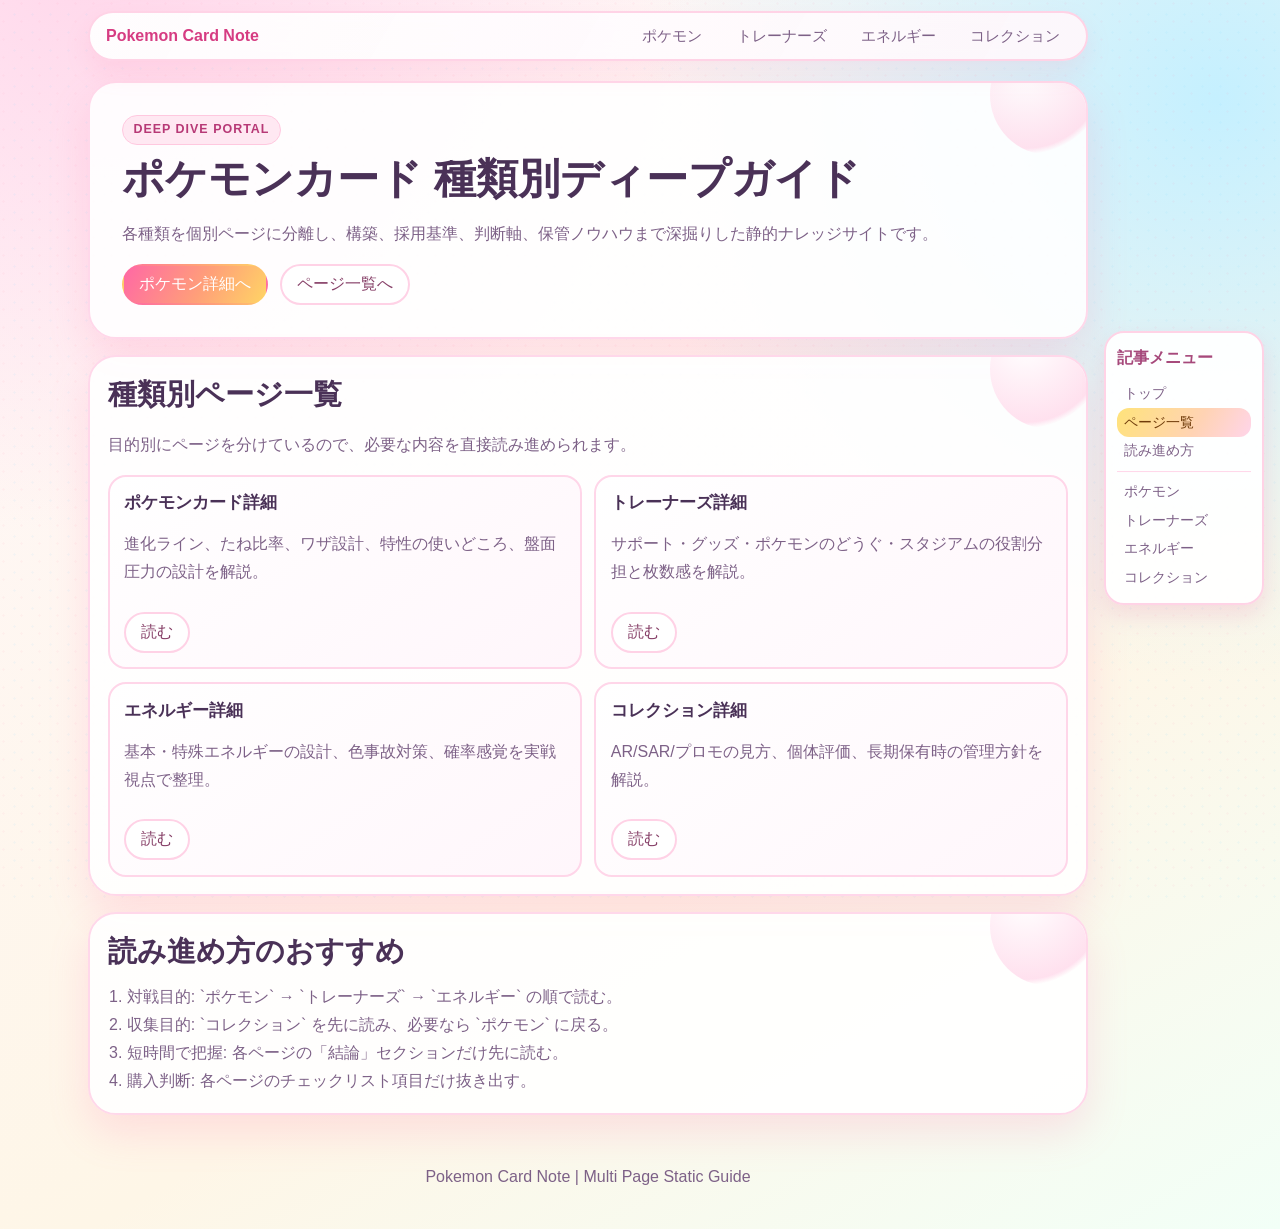
<file: index.html>
﻿<!DOCTYPE html>
<html lang="ja">
<head>
  <meta charset="UTF-8" />
  <meta name="viewport" content="width=device-width, initial-scale=1.0" />
  <title>Pokemon Card Note | 総合ガイド</title>
  <link rel="stylesheet" href="styles.css" />
  <script src="script.js" defer></script>
  <!-- Google tag (gtag.js) -->
<script async src="https://www.googletagmanager.com/gtag/js?id=G-TX8LRDN09H"></script>
<script>
  window.dataLayer = window.dataLayer || [];
  function gtag(){dataLayer.push(arguments);}
  gtag('js', new Date());

  gtag('config', 'G-TX8LRDN09H');
</script>
</head>
<body>
  <div class="noise" aria-hidden="true"></div>

  <header class="site-header">
    <a class="brand" href="index.html">Pokemon Card Note</a>
    <nav class="site-nav" aria-label="ページ遷移">
      <a href="pokemon.html">ポケモン</a>
      <a href="trainers.html">トレーナーズ</a>
      <a href="energy.html">エネルギー</a>
      <a href="collection.html">コレクション</a>
    </nav>
  </header>

  <main class="layout">
    <section id="top" class="hero" data-reveal data-section>
      <p class="eyebrow">Deep Dive Portal</p>
      <h1>ポケモンカード 種類別ディープガイド</h1>
      <p class="lead">
        各種類を個別ページに分離し、構築、採用基準、判断軸、保管ノウハウまで深掘りした静的ナレッジサイトです。
      </p>
      <div class="hero-actions">
        <a class="button button-primary" href="pokemon.html">ポケモン詳細へ</a>
        <a class="button" href="#pages">ページ一覧へ</a>
      </div>
    </section>

    <section id="pages" class="panel" data-reveal data-section>
      <div class="section-head">
        <h2>種類別ページ一覧</h2>
        <p>目的別にページを分けているので、必要な内容を直接読み進められます。</p>
      </div>
      <div class="cards">
        <article class="info-card">
          <h3>ポケモンカード詳細</h3>
          <p>進化ライン、たね比率、ワザ設計、特性の使いどころ、盤面圧力の設計を解説。</p>
          <a class="button button-inline" href="pokemon.html">読む</a>
        </article>
        <article class="info-card">
          <h3>トレーナーズ詳細</h3>
          <p>サポート・グッズ・ポケモンのどうぐ・スタジアムの役割分担と枚数感を解説。</p>
          <a class="button button-inline" href="trainers.html">読む</a>
        </article>
        <article class="info-card">
          <h3>エネルギー詳細</h3>
          <p>基本・特殊エネルギーの設計、色事故対策、確率感覚を実戦視点で整理。</p>
          <a class="button button-inline" href="energy.html">読む</a>
        </article>
        <article class="info-card">
          <h3>コレクション詳細</h3>
          <p>AR/SAR/プロモの見方、個体評価、長期保有時の管理方針を解説。</p>
          <a class="button button-inline" href="collection.html">読む</a>
        </article>
      </div>
    </section>

    <section id="flow" class="panel" data-reveal data-section>
      <div class="section-head">
        <h2>読み進め方のおすすめ</h2>
      </div>
      <ol class="checklist">
        <li>対戦目的: `ポケモン` → `トレーナーズ` → `エネルギー` の順で読む。</li>
        <li>収集目的: `コレクション` を先に読み、必要なら `ポケモン` に戻る。</li>
        <li>短時間で把握: 各ページの「結論」セクションだけ先に読む。</li>
        <li>購入判断: 各ページのチェックリスト項目だけ抜き出す。</li>
      </ol>
    </section>
  </main>

  <aside class="article-menu" aria-label="記事メニュー">
    <p>記事メニュー</p>
    <a href="#top">トップ</a>
    <a href="#pages">ページ一覧</a>
    <a href="#flow">読み進め方</a>
    <span class="menu-sep"></span>
    <a href="pokemon.html">ポケモン</a>
    <a href="trainers.html">トレーナーズ</a>
    <a href="energy.html">エネルギー</a>
    <a href="collection.html">コレクション</a>
  </aside>

  <footer class="site-footer">
    <p>Pokemon Card Note | Multi Page Static Guide</p>
  </footer>
</body>
</html>
</file>
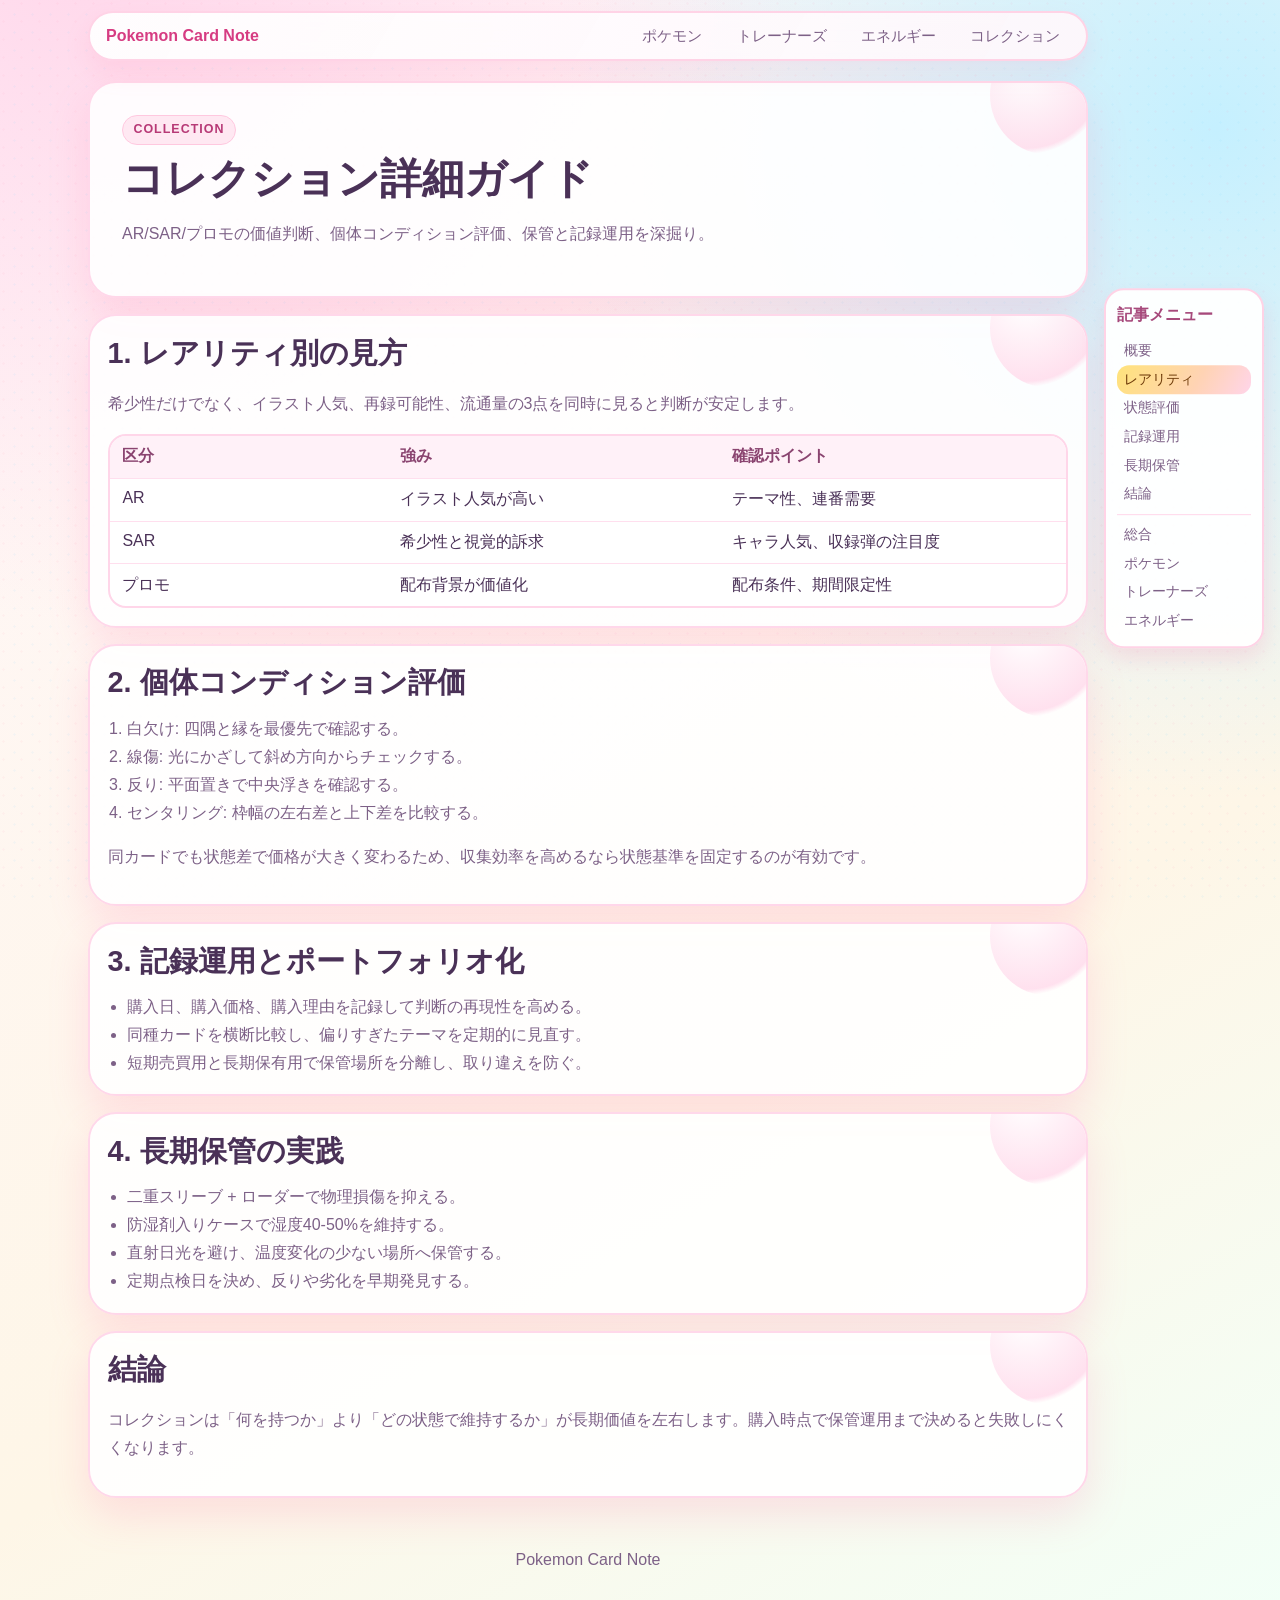
<file: collection.html>
﻿<!DOCTYPE html>
<html lang="ja">
<head>
  <meta charset="UTF-8" />
  <meta name="viewport" content="width=device-width, initial-scale=1.0" />
  <title>Pokemon Card Note | コレクション詳細</title>
  <link rel="stylesheet" href="styles.css" />
  <script src="script.js" defer></script>
  <!-- Google tag (gtag.js) -->
<script async src="https://www.googletagmanager.com/gtag/js?id=G-TX8LRDN09H"></script>
<script>
  window.dataLayer = window.dataLayer || [];
  function gtag(){dataLayer.push(arguments);}
  gtag('js', new Date());

  gtag('config', 'G-TX8LRDN09H');
</script>
</head>
<body>
  <div class="noise" aria-hidden="true"></div>
  <header class="site-header">
    <a class="brand" href="index.html">Pokemon Card Note</a>
    <nav class="site-nav" aria-label="ページ遷移">
      <a href="pokemon.html">ポケモン</a>
      <a href="trainers.html">トレーナーズ</a>
      <a href="energy.html">エネルギー</a>
      <a href="collection.html">コレクション</a>
    </nav>
  </header>

  <main class="layout">
    <section id="top" class="hero" data-reveal data-section>
      <p class="eyebrow">Collection</p>
      <h1>コレクション詳細ガイド</h1>
      <p class="lead">AR/SAR/プロモの価値判断、個体コンディション評価、保管と記録運用を深掘り。</p>
    </section>

    <section id="rarity" class="panel" data-reveal data-section>
      <h2>1. レアリティ別の見方</h2>
      <p>希少性だけでなく、イラスト人気、再録可能性、流通量の3点を同時に見ると判断が安定します。</p>
      <div class="table-like">
        <div class="row-like header"><span>区分</span><span>強み</span><span>確認ポイント</span></div>
        <div class="row-like"><span>AR</span><span>イラスト人気が高い</span><span>テーマ性、連番需要</span></div>
        <div class="row-like"><span>SAR</span><span>希少性と視覚的訴求</span><span>キャラ人気、収録弾の注目度</span></div>
        <div class="row-like"><span>プロモ</span><span>配布背景が価値化</span><span>配布条件、期間限定性</span></div>
      </div>
    </section>

    <section id="condition" class="panel" data-reveal data-section>
      <h2>2. 個体コンディション評価</h2>
      <ol class="checklist">
        <li>白欠け: 四隅と縁を最優先で確認する。</li>
        <li>線傷: 光にかざして斜め方向からチェックする。</li>
        <li>反り: 平面置きで中央浮きを確認する。</li>
        <li>センタリング: 枠幅の左右差と上下差を比較する。</li>
      </ol>
      <p>同カードでも状態差で価格が大きく変わるため、収集効率を高めるなら状態基準を固定するのが有効です。</p>
    </section>

    <section id="record" class="panel" data-reveal data-section>
      <h2>3. 記録運用とポートフォリオ化</h2>
      <ul class="bullet-list">
        <li>購入日、購入価格、購入理由を記録して判断の再現性を高める。</li>
        <li>同種カードを横断比較し、偏りすぎたテーマを定期的に見直す。</li>
        <li>短期売買用と長期保有用で保管場所を分離し、取り違えを防ぐ。</li>
      </ul>
    </section>

    <section id="storage" class="panel" data-reveal data-section>
      <h2>4. 長期保管の実践</h2>
      <ul class="bullet-list">
        <li>二重スリーブ + ローダーで物理損傷を抑える。</li>
        <li>防湿剤入りケースで湿度40-50%を維持する。</li>
        <li>直射日光を避け、温度変化の少ない場所へ保管する。</li>
        <li>定期点検日を決め、反りや劣化を早期発見する。</li>
      </ul>
    </section>

    <section id="conclusion" class="panel" data-reveal data-section>
      <h2>結論</h2>
      <p>コレクションは「何を持つか」より「どの状態で維持するか」が長期価値を左右します。購入時点で保管運用まで決めると失敗しにくくなります。</p>
    </section>
  </main>

  <aside class="article-menu" aria-label="記事メニュー">
    <p>記事メニュー</p>
    <a href="#top">概要</a>
    <a href="#rarity">レアリティ</a>
    <a href="#condition">状態評価</a>
    <a href="#record">記録運用</a>
    <a href="#storage">長期保管</a>
    <a href="#conclusion">結論</a>
    <span class="menu-sep"></span>
    <a href="index.html">総合</a>
    <a href="pokemon.html">ポケモン</a>
    <a href="trainers.html">トレーナーズ</a>
    <a href="energy.html">エネルギー</a>
  </aside>

  <footer class="site-footer"><p>Pokemon Card Note</p></footer>
</body>
</html>
</file>
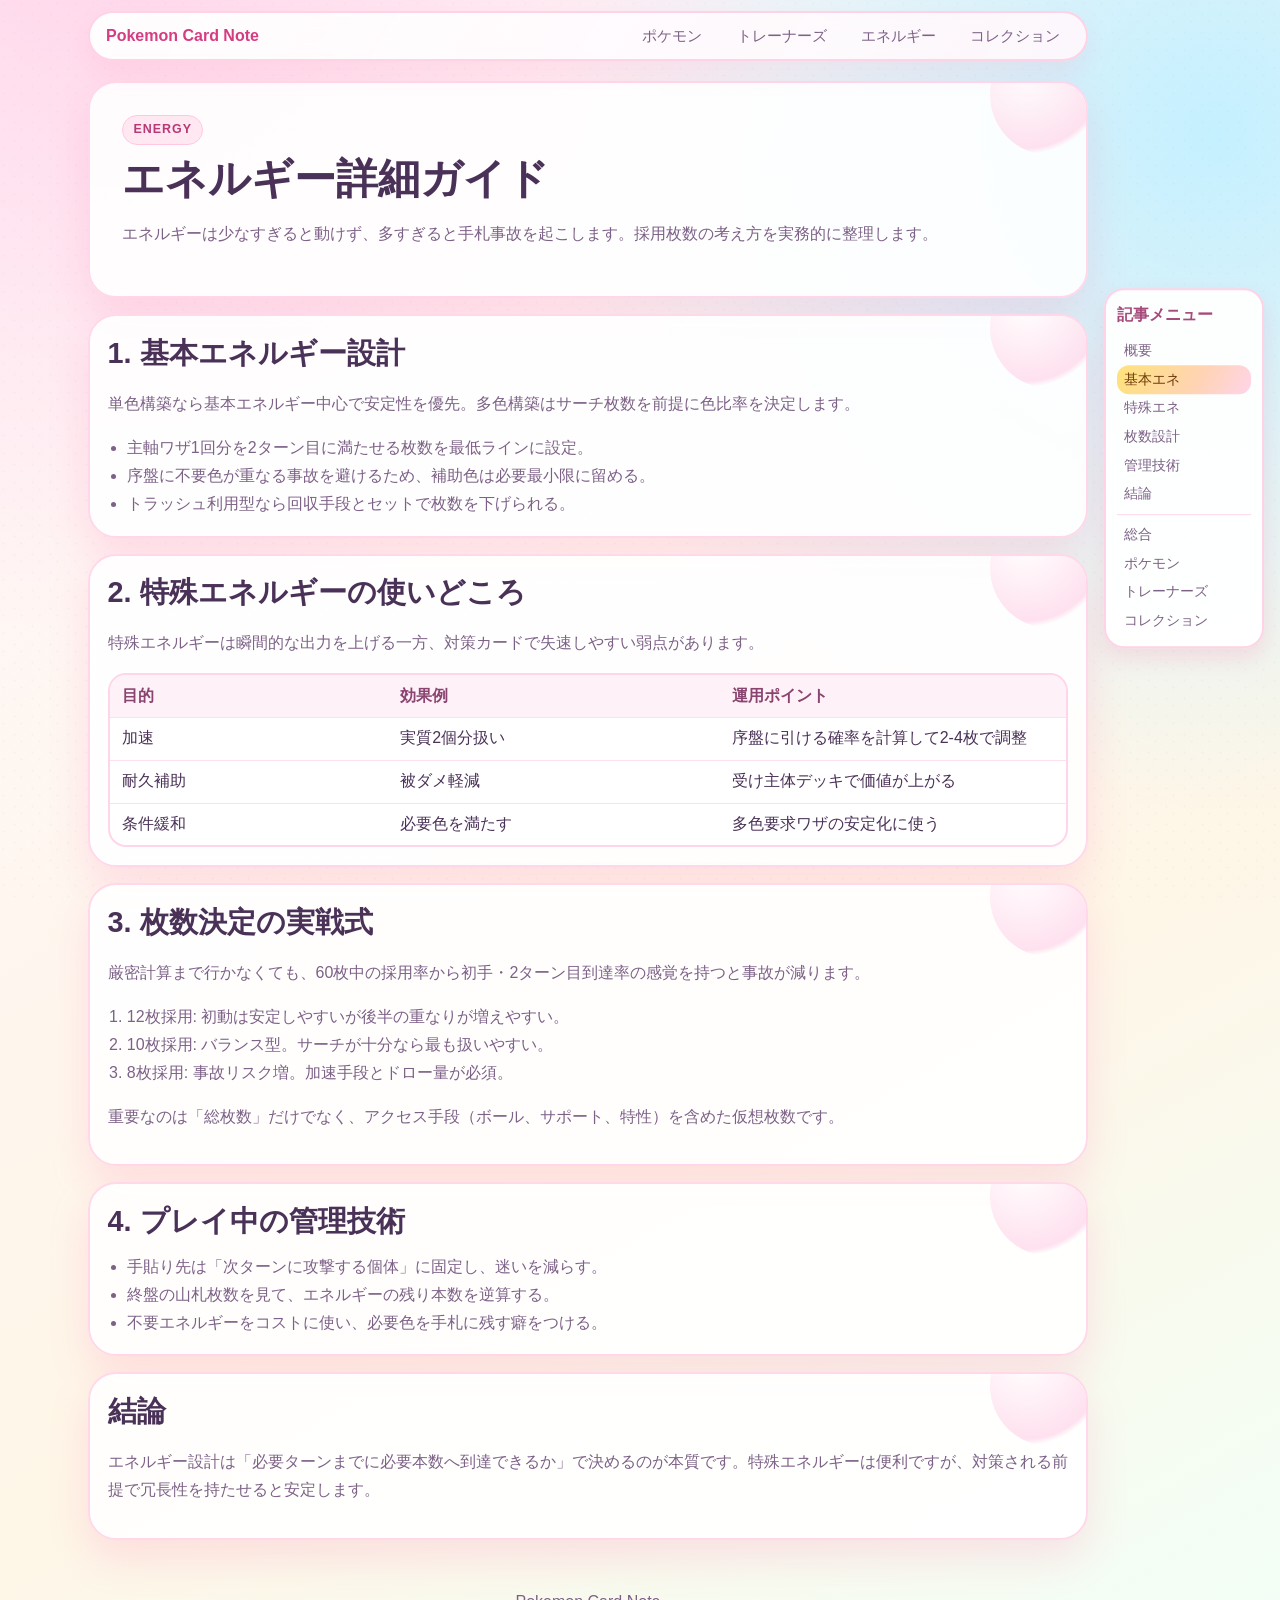
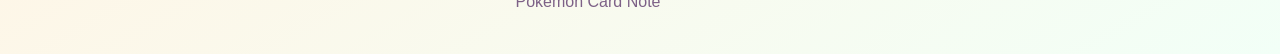
<file: energy.html>
﻿<!DOCTYPE html>
<html lang="ja">
<head>
  <meta charset="UTF-8" />
  <meta name="viewport" content="width=device-width, initial-scale=1.0" />
  <title>Pokemon Card Note | エネルギー詳細</title>
  <link rel="stylesheet" href="styles.css" />
  <script src="script.js" defer></script>
  <!-- Google tag (gtag.js) -->
<script async src="https://www.googletagmanager.com/gtag/js?id=G-TX8LRDN09H"></script>
<script>
  window.dataLayer = window.dataLayer || [];
  function gtag(){dataLayer.push(arguments);}
  gtag('js', new Date());

  gtag('config', 'G-TX8LRDN09H');
</script>
</head>
<body>
  <div class="noise" aria-hidden="true"></div>
  <header class="site-header">
    <a class="brand" href="index.html">Pokemon Card Note</a>
    <nav class="site-nav" aria-label="ページ遷移">
      <a href="pokemon.html">ポケモン</a>
      <a href="trainers.html">トレーナーズ</a>
      <a href="energy.html">エネルギー</a>
      <a href="collection.html">コレクション</a>
    </nav>
  </header>

  <main class="layout">
    <section id="top" class="hero" data-reveal data-section>
      <p class="eyebrow">Energy</p>
      <h1>エネルギー詳細ガイド</h1>
      <p class="lead">エネルギーは少なすぎると動けず、多すぎると手札事故を起こします。採用枚数の考え方を実務的に整理します。</p>
    </section>

    <section id="basic" class="panel" data-reveal data-section>
      <h2>1. 基本エネルギー設計</h2>
      <p>単色構築なら基本エネルギー中心で安定性を優先。多色構築はサーチ枚数を前提に色比率を決定します。</p>
      <ul class="bullet-list">
        <li>主軸ワザ1回分を2ターン目に満たせる枚数を最低ラインに設定。</li>
        <li>序盤に不要色が重なる事故を避けるため、補助色は必要最小限に留める。</li>
        <li>トラッシュ利用型なら回収手段とセットで枚数を下げられる。</li>
      </ul>
    </section>

    <section id="special" class="panel" data-reveal data-section>
      <h2>2. 特殊エネルギーの使いどころ</h2>
      <p>特殊エネルギーは瞬間的な出力を上げる一方、対策カードで失速しやすい弱点があります。</p>
      <div class="table-like">
        <div class="row-like header"><span>目的</span><span>効果例</span><span>運用ポイント</span></div>
        <div class="row-like"><span>加速</span><span>実質2個分扱い</span><span>序盤に引ける確率を計算して2-4枚で調整</span></div>
        <div class="row-like"><span>耐久補助</span><span>被ダメ軽減</span><span>受け主体デッキで価値が上がる</span></div>
        <div class="row-like"><span>条件緩和</span><span>必要色を満たす</span><span>多色要求ワザの安定化に使う</span></div>
      </div>
    </section>

    <section id="math" class="panel" data-reveal data-section>
      <h2>3. 枚数決定の実戦式</h2>
      <p>厳密計算まで行かなくても、60枚中の採用率から初手・2ターン目到達率の感覚を持つと事故が減ります。</p>
      <ol class="checklist">
        <li>12枚採用: 初動は安定しやすいが後半の重なりが増えやすい。</li>
        <li>10枚採用: バランス型。サーチが十分なら最も扱いやすい。</li>
        <li>8枚採用: 事故リスク増。加速手段とドロー量が必須。</li>
      </ol>
      <p>重要なのは「総枚数」だけでなく、アクセス手段（ボール、サポート、特性）を含めた仮想枚数です。</p>
    </section>

    <section id="management" class="panel" data-reveal data-section>
      <h2>4. プレイ中の管理技術</h2>
      <ul class="bullet-list">
        <li>手貼り先は「次ターンに攻撃する個体」に固定し、迷いを減らす。</li>
        <li>終盤の山札枚数を見て、エネルギーの残り本数を逆算する。</li>
        <li>不要エネルギーをコストに使い、必要色を手札に残す癖をつける。</li>
      </ul>
    </section>

    <section id="conclusion" class="panel" data-reveal data-section>
      <h2>結論</h2>
      <p>エネルギー設計は「必要ターンまでに必要本数へ到達できるか」で決めるのが本質です。特殊エネルギーは便利ですが、対策される前提で冗長性を持たせると安定します。</p>
    </section>
  </main>

  <aside class="article-menu" aria-label="記事メニュー">
    <p>記事メニュー</p>
    <a href="#top">概要</a>
    <a href="#basic">基本エネ</a>
    <a href="#special">特殊エネ</a>
    <a href="#math">枚数設計</a>
    <a href="#management">管理技術</a>
    <a href="#conclusion">結論</a>
    <span class="menu-sep"></span>
    <a href="index.html">総合</a>
    <a href="pokemon.html">ポケモン</a>
    <a href="trainers.html">トレーナーズ</a>
    <a href="collection.html">コレクション</a>
  </aside>

  <footer class="site-footer"><p>Pokemon Card Note</p></footer>
</body>
</html>
</file>
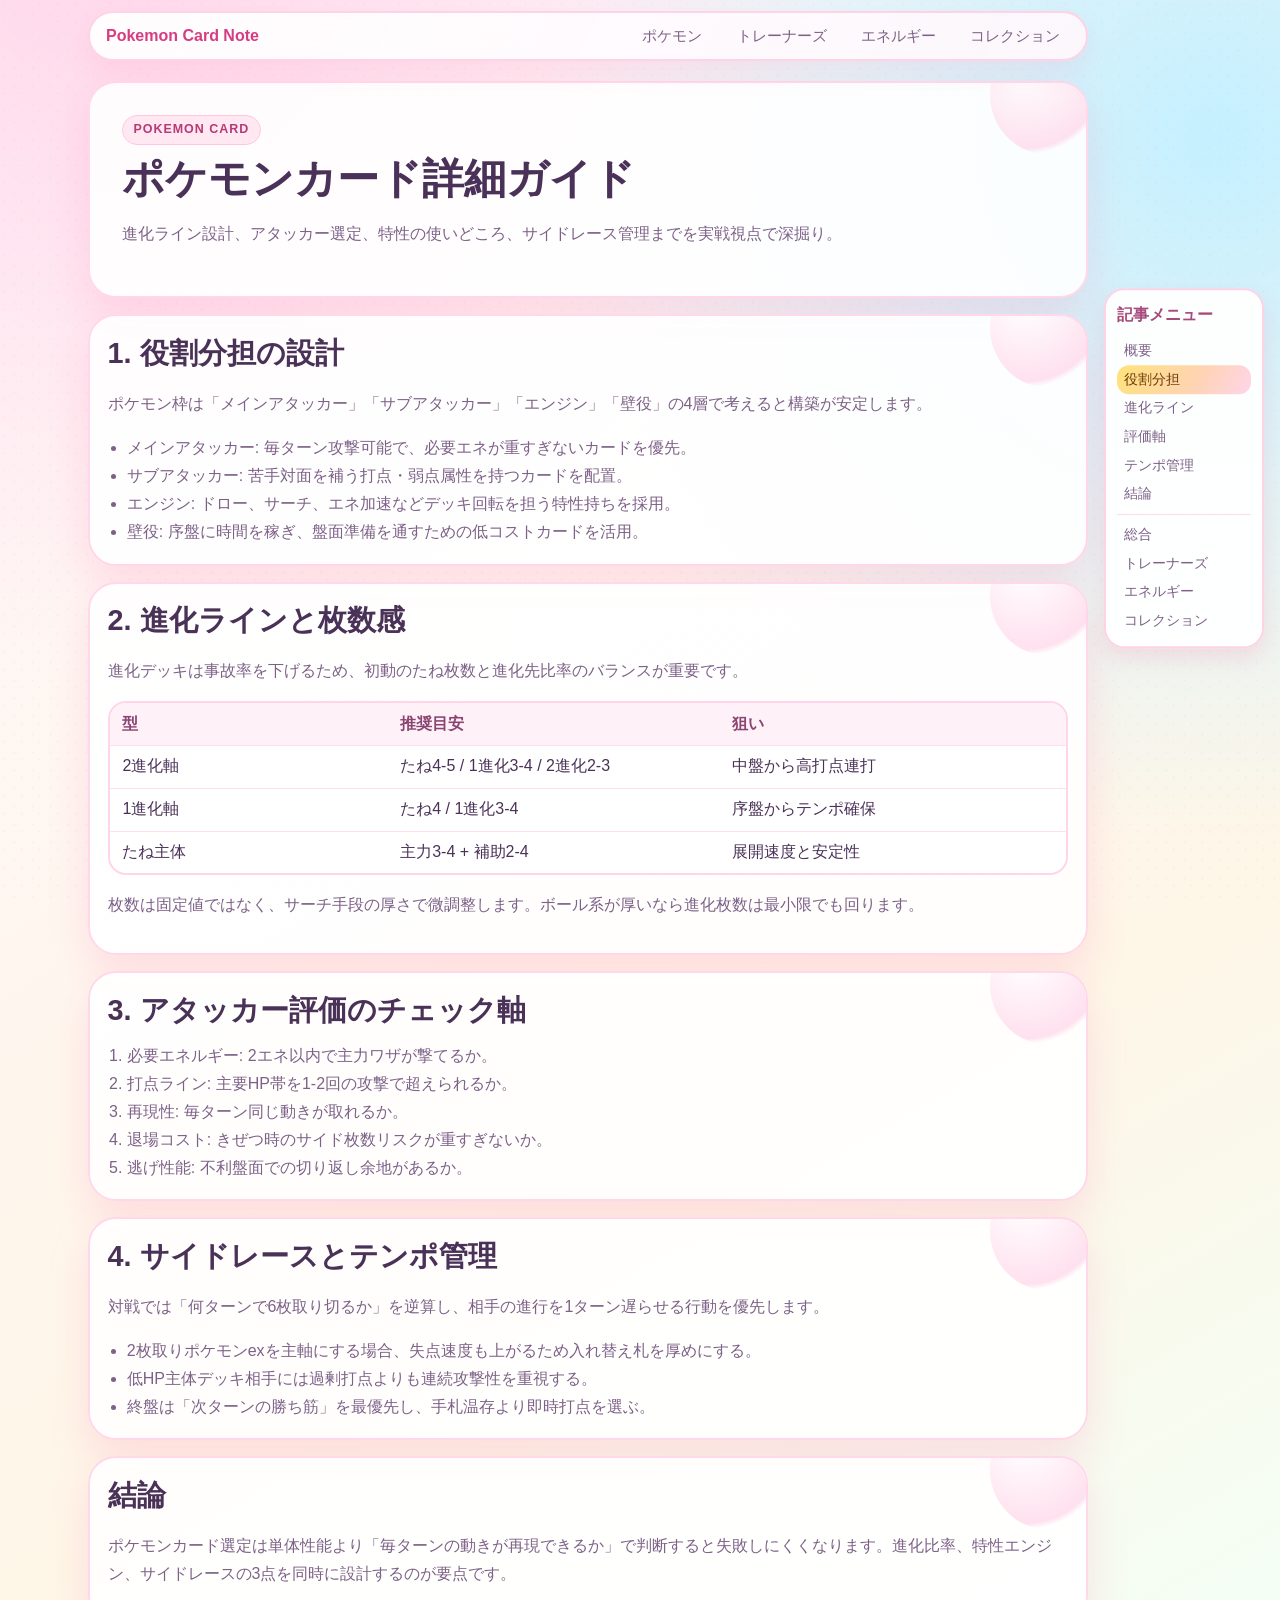
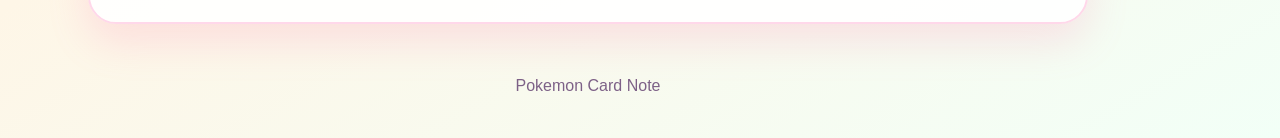
<file: pokemon.html>
﻿<!DOCTYPE html>
<html lang="ja">
<head>
  <meta charset="UTF-8" />
  <meta name="viewport" content="width=device-width, initial-scale=1.0" />
  <title>Pokemon Card Note | ポケモンカード詳細</title>
  <link rel="stylesheet" href="styles.css" />
  <script src="script.js" defer></script>
  <!-- Google tag (gtag.js) -->
<script async src="https://www.googletagmanager.com/gtag/js?id=G-TX8LRDN09H"></script>
<script>
  window.dataLayer = window.dataLayer || [];
  function gtag(){dataLayer.push(arguments);}
  gtag('js', new Date());

  gtag('config', 'G-TX8LRDN09H');
</script>
</head>
<body>
  <div class="noise" aria-hidden="true"></div>
  <header class="site-header">
    <a class="brand" href="index.html">Pokemon Card Note</a>
    <nav class="site-nav" aria-label="ページ遷移">
      <a href="pokemon.html">ポケモン</a>
      <a href="trainers.html">トレーナーズ</a>
      <a href="energy.html">エネルギー</a>
      <a href="collection.html">コレクション</a>
    </nav>
  </header>

  <main class="layout">
    <section id="top" class="hero" data-reveal data-section>
      <p class="eyebrow">Pokemon Card</p>
      <h1>ポケモンカード詳細ガイド</h1>
      <p class="lead">進化ライン設計、アタッカー選定、特性の使いどころ、サイドレース管理までを実戦視点で深掘り。</p>
    </section>

    <section id="roles" class="panel" data-reveal data-section>
      <h2>1. 役割分担の設計</h2>
      <p>ポケモン枠は「メインアタッカー」「サブアタッカー」「エンジン」「壁役」の4層で考えると構築が安定します。</p>
      <ul class="bullet-list">
        <li>メインアタッカー: 毎ターン攻撃可能で、必要エネが重すぎないカードを優先。</li>
        <li>サブアタッカー: 苦手対面を補う打点・弱点属性を持つカードを配置。</li>
        <li>エンジン: ドロー、サーチ、エネ加速などデッキ回転を担う特性持ちを採用。</li>
        <li>壁役: 序盤に時間を稼ぎ、盤面準備を通すための低コストカードを活用。</li>
      </ul>
    </section>

    <section id="evolution" class="panel" data-reveal data-section>
      <h2>2. 進化ラインと枚数感</h2>
      <p>進化デッキは事故率を下げるため、初動のたね枚数と進化先比率のバランスが重要です。</p>
      <div class="table-like">
        <div class="row-like header"><span>型</span><span>推奨目安</span><span>狙い</span></div>
        <div class="row-like"><span>2進化軸</span><span>たね4-5 / 1進化3-4 / 2進化2-3</span><span>中盤から高打点連打</span></div>
        <div class="row-like"><span>1進化軸</span><span>たね4 / 1進化3-4</span><span>序盤からテンポ確保</span></div>
        <div class="row-like"><span>たね主体</span><span>主力3-4 + 補助2-4</span><span>展開速度と安定性</span></div>
      </div>
      <p>枚数は固定値ではなく、サーチ手段の厚さで微調整します。ボール系が厚いなら進化枚数は最小限でも回ります。</p>
    </section>

    <section id="attacker" class="panel" data-reveal data-section>
      <h2>3. アタッカー評価のチェック軸</h2>
      <ol class="checklist">
        <li>必要エネルギー: 2エネ以内で主力ワザが撃てるか。</li>
        <li>打点ライン: 主要HP帯を1-2回の攻撃で超えられるか。</li>
        <li>再現性: 毎ターン同じ動きが取れるか。</li>
        <li>退場コスト: きぜつ時のサイド枚数リスクが重すぎないか。</li>
        <li>逃げ性能: 不利盤面での切り返し余地があるか。</li>
      </ol>
    </section>

    <section id="tempo" class="panel" data-reveal data-section>
      <h2>4. サイドレースとテンポ管理</h2>
      <p>対戦では「何ターンで6枚取り切るか」を逆算し、相手の進行を1ターン遅らせる行動を優先します。</p>
      <ul class="bullet-list">
        <li>2枚取りポケモンexを主軸にする場合、失点速度も上がるため入れ替え札を厚めにする。</li>
        <li>低HP主体デッキ相手には過剰打点よりも連続攻撃性を重視する。</li>
        <li>終盤は「次ターンの勝ち筋」を最優先し、手札温存より即時打点を選ぶ。</li>
      </ul>
    </section>

    <section id="conclusion" class="panel" data-reveal data-section>
      <h2>結論</h2>
      <p>ポケモンカード選定は単体性能より「毎ターンの動きが再現できるか」で判断すると失敗しにくくなります。進化比率、特性エンジン、サイドレースの3点を同時に設計するのが要点です。</p>
    </section>
  </main>

  <aside class="article-menu" aria-label="記事メニュー">
    <p>記事メニュー</p>
    <a href="#top">概要</a>
    <a href="#roles">役割分担</a>
    <a href="#evolution">進化ライン</a>
    <a href="#attacker">評価軸</a>
    <a href="#tempo">テンポ管理</a>
    <a href="#conclusion">結論</a>
    <span class="menu-sep"></span>
    <a href="index.html">総合</a>
    <a href="trainers.html">トレーナーズ</a>
    <a href="energy.html">エネルギー</a>
    <a href="collection.html">コレクション</a>
  </aside>

  <footer class="site-footer"><p>Pokemon Card Note</p></footer>
</body>
</html>
</file>
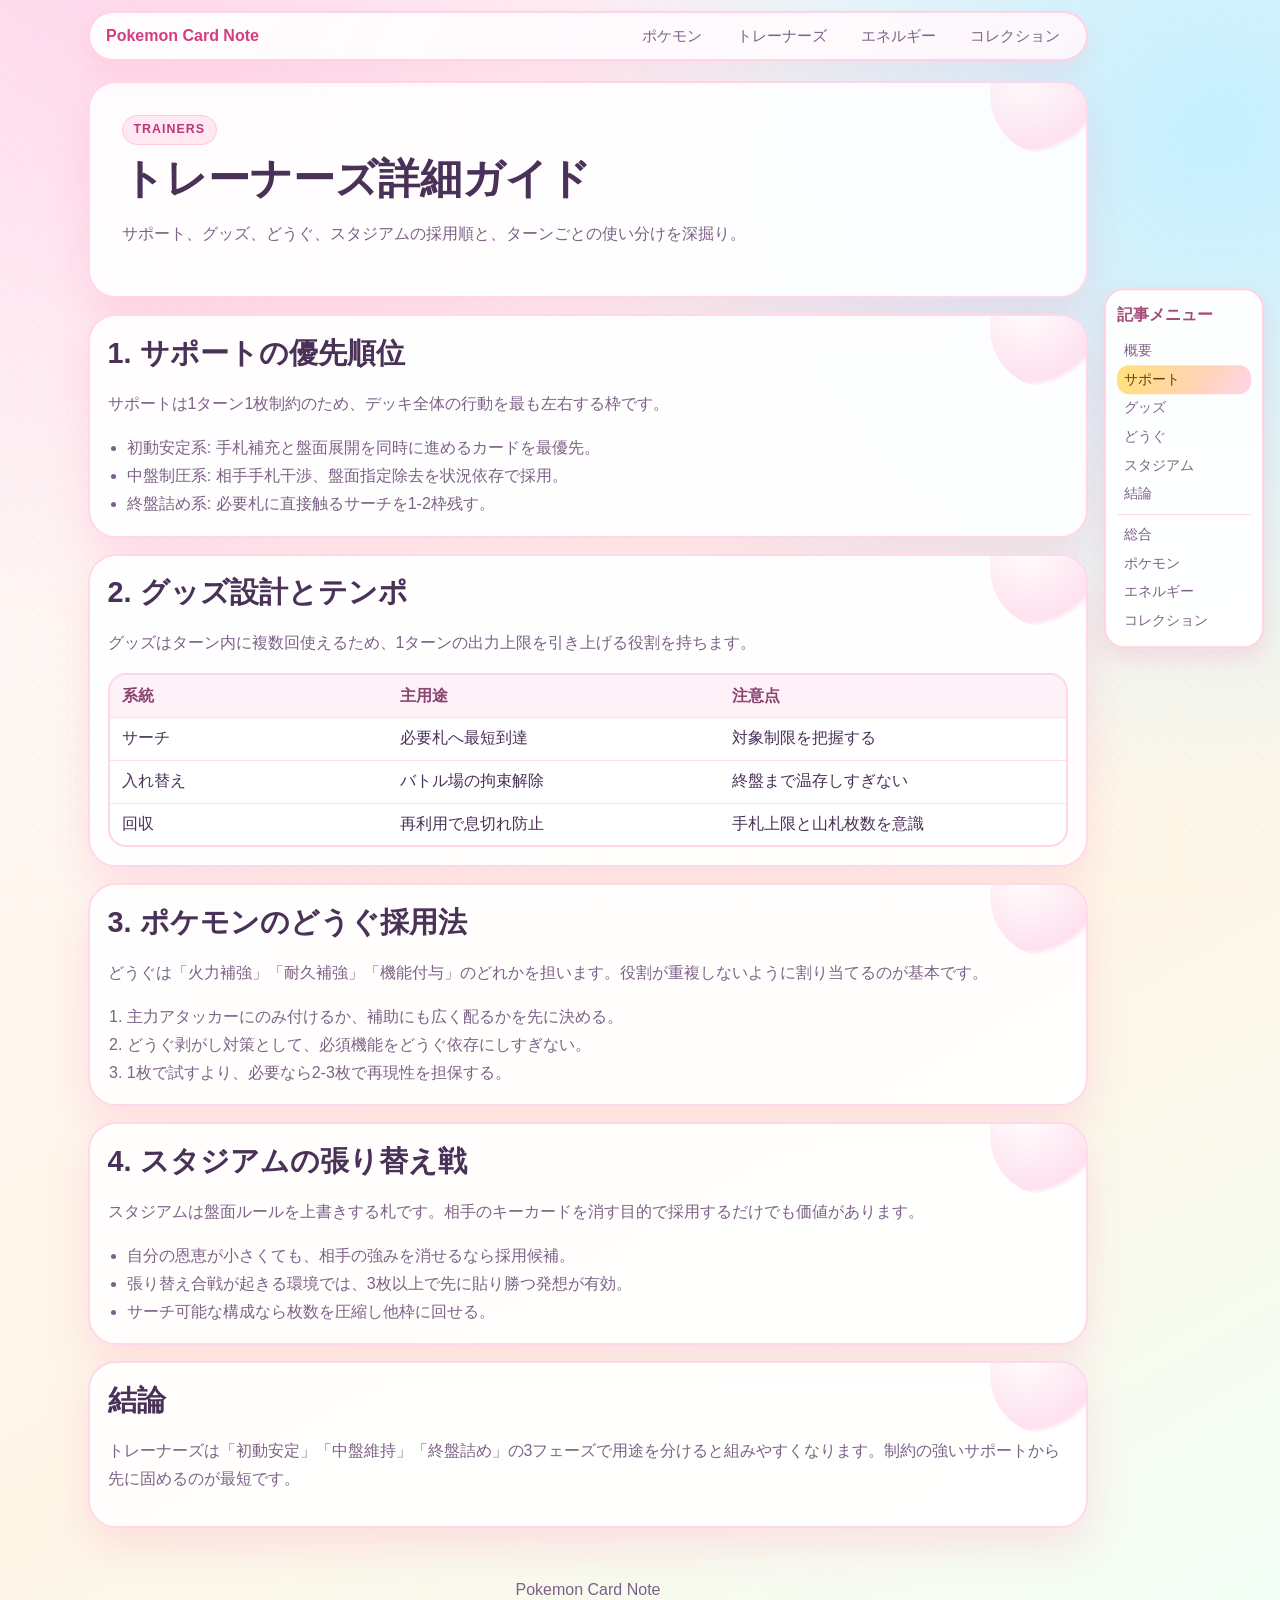
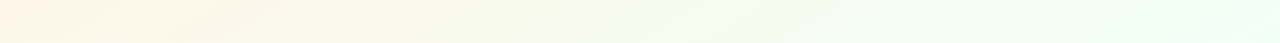
<file: trainers.html>
﻿<!DOCTYPE html>
<html lang="ja">
<head>
  <meta charset="UTF-8" />
  <meta name="viewport" content="width=device-width, initial-scale=1.0" />
  <title>Pokemon Card Note | トレーナーズ詳細</title>
  <link rel="stylesheet" href="styles.css" />
  <script src="script.js" defer></script>
  <!-- Google tag (gtag.js) -->
<script async src="https://www.googletagmanager.com/gtag/js?id=G-TX8LRDN09H"></script>
<script>
  window.dataLayer = window.dataLayer || [];
  function gtag(){dataLayer.push(arguments);}
  gtag('js', new Date());

  gtag('config', 'G-TX8LRDN09H');
</script>
</head>
<body>
  <div class="noise" aria-hidden="true"></div>
  <header class="site-header">
    <a class="brand" href="index.html">Pokemon Card Note</a>
    <nav class="site-nav" aria-label="ページ遷移">
      <a href="pokemon.html">ポケモン</a>
      <a href="trainers.html">トレーナーズ</a>
      <a href="energy.html">エネルギー</a>
      <a href="collection.html">コレクション</a>
    </nav>
  </header>

  <main class="layout">
    <section id="top" class="hero" data-reveal data-section>
      <p class="eyebrow">Trainers</p>
      <h1>トレーナーズ詳細ガイド</h1>
      <p class="lead">サポート、グッズ、どうぐ、スタジアムの採用順と、ターンごとの使い分けを深掘り。</p>
    </section>

    <section id="support" class="panel" data-reveal data-section>
      <h2>1. サポートの優先順位</h2>
      <p>サポートは1ターン1枚制約のため、デッキ全体の行動を最も左右する枠です。</p>
      <ul class="bullet-list">
        <li>初動安定系: 手札補充と盤面展開を同時に進めるカードを最優先。</li>
        <li>中盤制圧系: 相手手札干渉、盤面指定除去を状況依存で採用。</li>
        <li>終盤詰め系: 必要札に直接触るサーチを1-2枠残す。</li>
      </ul>
    </section>

    <section id="goods" class="panel" data-reveal data-section>
      <h2>2. グッズ設計とテンポ</h2>
      <p>グッズはターン内に複数回使えるため、1ターンの出力上限を引き上げる役割を持ちます。</p>
      <div class="table-like">
        <div class="row-like header"><span>系統</span><span>主用途</span><span>注意点</span></div>
        <div class="row-like"><span>サーチ</span><span>必要札へ最短到達</span><span>対象制限を把握する</span></div>
        <div class="row-like"><span>入れ替え</span><span>バトル場の拘束解除</span><span>終盤まで温存しすぎない</span></div>
        <div class="row-like"><span>回収</span><span>再利用で息切れ防止</span><span>手札上限と山札枚数を意識</span></div>
      </div>
    </section>

    <section id="tool" class="panel" data-reveal data-section>
      <h2>3. ポケモンのどうぐ採用法</h2>
      <p>どうぐは「火力補強」「耐久補強」「機能付与」のどれかを担います。役割が重複しないように割り当てるのが基本です。</p>
      <ol class="checklist">
        <li>主力アタッカーにのみ付けるか、補助にも広く配るかを先に決める。</li>
        <li>どうぐ剥がし対策として、必須機能をどうぐ依存にしすぎない。</li>
        <li>1枚で試すより、必要なら2-3枚で再現性を担保する。</li>
      </ol>
    </section>

    <section id="stadium" class="panel" data-reveal data-section>
      <h2>4. スタジアムの張り替え戦</h2>
      <p>スタジアムは盤面ルールを上書きする札です。相手のキーカードを消す目的で採用するだけでも価値があります。</p>
      <ul class="bullet-list">
        <li>自分の恩恵が小さくても、相手の強みを消せるなら採用候補。</li>
        <li>張り替え合戦が起きる環境では、3枚以上で先に貼り勝つ発想が有効。</li>
        <li>サーチ可能な構成なら枚数を圧縮し他枠に回せる。</li>
      </ul>
    </section>

    <section id="conclusion" class="panel" data-reveal data-section>
      <h2>結論</h2>
      <p>トレーナーズは「初動安定」「中盤維持」「終盤詰め」の3フェーズで用途を分けると組みやすくなります。制約の強いサポートから先に固めるのが最短です。</p>
    </section>
  </main>

  <aside class="article-menu" aria-label="記事メニュー">
    <p>記事メニュー</p>
    <a href="#top">概要</a>
    <a href="#support">サポート</a>
    <a href="#goods">グッズ</a>
    <a href="#tool">どうぐ</a>
    <a href="#stadium">スタジアム</a>
    <a href="#conclusion">結論</a>
    <span class="menu-sep"></span>
    <a href="index.html">総合</a>
    <a href="pokemon.html">ポケモン</a>
    <a href="energy.html">エネルギー</a>
    <a href="collection.html">コレクション</a>
  </aside>

  <footer class="site-footer"><p>Pokemon Card Note</p></footer>
</body>
</html>
</file>
<file: styles.css>
﻿:root {
  --bg: #fff7fb;
  --bg-2: #fef6e7;
  --surface: rgba(255, 255, 255, 0.9);
  --surface-strong: #ffffff;
  --ink: #4a3157;
  --muted: #7d6187;
  --line: #f3c8de;
  --accent: #ff6ea9;
  --lemon: #ffe37a;
  --radius-lg: 28px;
  --radius-md: 18px;
  --radius-sm: 999px;
  --shadow: 0 18px 40px rgba(255, 110, 169, 0.18);
}

* {
  box-sizing: border-box;
}

html {
  scroll-behavior: smooth;
}

body {
  margin: 0;
  min-height: 100vh;
  color: var(--ink);
  font-family: "Yu Gothic", "Meiryo", "Hiragino Kaku Gothic ProN", sans-serif;
  background:
    radial-gradient(circle at 8% -5%, #ffd6ea 0%, transparent 34%),
    radial-gradient(circle at 95% 8%, #c5f0ff 0%, transparent 35%),
    linear-gradient(150deg, var(--bg), var(--bg-2) 65%, #f2fff7);
}

.noise {
  position: fixed;
  inset: 0;
  pointer-events: none;
  opacity: 0.22;
  background-image:
    radial-gradient(circle at 20% 20%, rgba(255, 154, 190, 0.3) 1.2px, transparent 1.2px),
    radial-gradient(circle at 80% 80%, rgba(122, 216, 255, 0.35) 1.2px, transparent 1.2px);
  background-size: 18px 18px;
}

.site-header,
.layout,
.site-footer {
  width: min(1000px, calc(100% - 16rem));
  margin-left: auto;
  margin-right: 12rem;
}

.site-header {
  position: sticky;
  top: 0.7rem;
  z-index: 12;
  margin-top: 0.7rem;
  display: flex;
  justify-content: space-between;
  align-items: center;
  border: 2px solid #ffd3e6;
  border-radius: var(--radius-sm);
  background: linear-gradient(120deg, rgba(255, 255, 255, 0.94), rgba(255, 247, 251, 0.92));
  box-shadow: 0 12px 24px rgba(255, 132, 177, 0.15);
  backdrop-filter: blur(8px);
  padding: 0.65rem 1rem;
}

.brand {
  color: #d63c82;
  text-decoration: none;
  font-weight: 800;
}

.site-nav {
  display: flex;
  gap: 0.95rem;
}

.site-nav a {
  color: var(--muted);
  text-decoration: none;
  border-radius: var(--radius-sm);
  font-size: 0.92rem;
  padding: 0.2rem 0.6rem;
}

.site-nav a:hover {
  background: #ffe3f0;
  color: #cf2b74;
}

.layout {
  padding: 1.2rem 0 2rem;
  display: grid;
  gap: 1rem;
}

.hero,
.panel {
  position: relative;
  overflow: hidden;
  border: 2px solid #ffd8ea;
  border-radius: var(--radius-lg);
  box-shadow: var(--shadow);
  background: var(--surface);
}

.hero::before,
.panel::before {
  content: "";
  position: absolute;
  width: 120px;
  height: 120px;
  border-radius: 50%;
  top: -48px;
  right: -24px;
  background: radial-gradient(circle at 30% 30%, #fff, #ffd7e9 65%, transparent 70%);
  opacity: 0.75;
}

.hero {
  padding: clamp(1.2rem, 2.5vw, 2rem);
}

.panel {
  padding: 1.1rem;
}

.eyebrow {
  margin: 0;
  display: inline-block;
  color: #b73976;
  background: #ffe8f2;
  border: 1px solid #ffc8df;
  border-radius: var(--radius-sm);
  padding: 0.2rem 0.65rem;
  font-weight: 800;
  font-size: 0.78rem;
  text-transform: uppercase;
  letter-spacing: 0.08em;
}

h1 {
  margin: 0.55rem 0 0;
  line-height: 1.2;
  font-size: clamp(1.6rem, 4vw, 2.65rem);
}

h2 {
  margin: 0;
  font-size: clamp(1.2rem, 3vw, 1.8rem);
}

h3 {
  margin: 0;
  font-size: 1.05rem;
}

.lead,
p,
li {
  color: var(--muted);
  line-height: 1.75;
}

.hero-actions {
  margin-top: 1rem;
  display: flex;
  gap: 0.7rem;
  flex-wrap: wrap;
}

.button {
  display: inline-block;
  border: 2px solid #ffd2e6;
  border-radius: var(--radius-sm);
  padding: 0.5rem 0.95rem;
  color: #863f67;
  text-decoration: none;
  background: #fff;
  transition: transform 0.22s ease;
}

.button:hover {
  transform: translateY(-2px);
}

.button-primary {
  border-color: transparent;
  color: #fff;
  background: linear-gradient(120deg, #ff68a5, #ff9f79 55%, #ffd465);
}

.button-inline {
  margin-top: 0.6rem;
}

.cards {
  margin-top: 0.9rem;
  display: grid;
  gap: 0.8rem;
  grid-template-columns: repeat(2, minmax(0, 1fr));
}

.info-card {
  border: 2px solid #ffd6e9;
  border-radius: var(--radius-md);
  background: linear-gradient(145deg, #fff 0%, #fff6fb 100%);
  padding: 0.9rem;
}

.table-like {
  margin-top: 0.8rem;
  border: 2px solid #ffd6e9;
  border-radius: var(--radius-md);
  overflow: hidden;
  background: #fff;
}

.row-like {
  display: grid;
  grid-template-columns: 1fr 1.2fr 1.2fr;
  gap: 0.6rem;
  padding: 0.65rem 0.8rem;
  border-top: 1px solid #ffdfee;
}

.row-like.header {
  border-top: 0;
  font-weight: 700;
  color: #8a4470;
  background: #fff1f8;
}

.bullet-list,
.checklist {
  margin: 0.7rem 0 0;
  padding-left: 1.2rem;
}

.article-menu {
  position: fixed;
  right: 1rem;
  top: 52%;
  transform: translateY(-50%);
  width: 10rem;
  background: rgba(255, 255, 255, 0.94);
  border: 2px solid #ffd3e6;
  border-radius: 20px;
  box-shadow: 0 10px 22px rgba(238, 116, 167, 0.2);
  padding: 0.7rem;
  z-index: 15;
}

.article-menu p {
  margin: 0 0 0.45rem;
  font-weight: 700;
  color: #a6497b;
}

.article-menu a {
  display: block;
  color: #7d6187;
  text-decoration: none;
  padding: 0.3rem 0.45rem;
  border-radius: 12px;
  font-size: 0.88rem;
}

.article-menu a:hover,
.article-menu a.is-active {
  background: linear-gradient(120deg, var(--lemon), #ffd3b4 60%, #ffd5ea);
  color: #6f3b0a;
}

.menu-sep {
  display: block;
  height: 1px;
  margin: 0.35rem 0;
  background: #ffd7ea;
}

.site-footer {
  color: #8f6f98;
  text-align: center;
  padding-bottom: 1.4rem;
}

[data-reveal] {
  opacity: 0;
  transform: translateY(16px) scale(0.98);
  transition: opacity 0.55s ease, transform 0.55s ease;
}

[data-reveal].in-view {
  opacity: 1;
  transform: translateY(0) scale(1);
}

@media (max-width: 1200px) {
  .site-header,
  .layout,
  .site-footer {
    width: min(1000px, calc(100% - 2rem));
    margin-inline: auto;
  }

  .article-menu {
    right: 0.7rem;
    width: 9rem;
  }
}

@media (max-width: 900px) {
  .site-nav {
    display: none;
  }

  .cards {
    grid-template-columns: 1fr;
  }

  .row-like {
    grid-template-columns: 1fr;
  }

  .article-menu {
    top: auto;
    bottom: 0.55rem;
    left: 0.55rem;
    right: 0.55rem;
    transform: none;
    width: auto;
    display: flex;
    gap: 0.35rem;
    overflow-x: auto;
    white-space: nowrap;
    padding: 0.55rem;
  }

  .article-menu p,
  .menu-sep {
    display: none;
  }

  .article-menu a {
    border: 1px solid #ffd7ea;
    background: #fff;
  }
}
</file>
